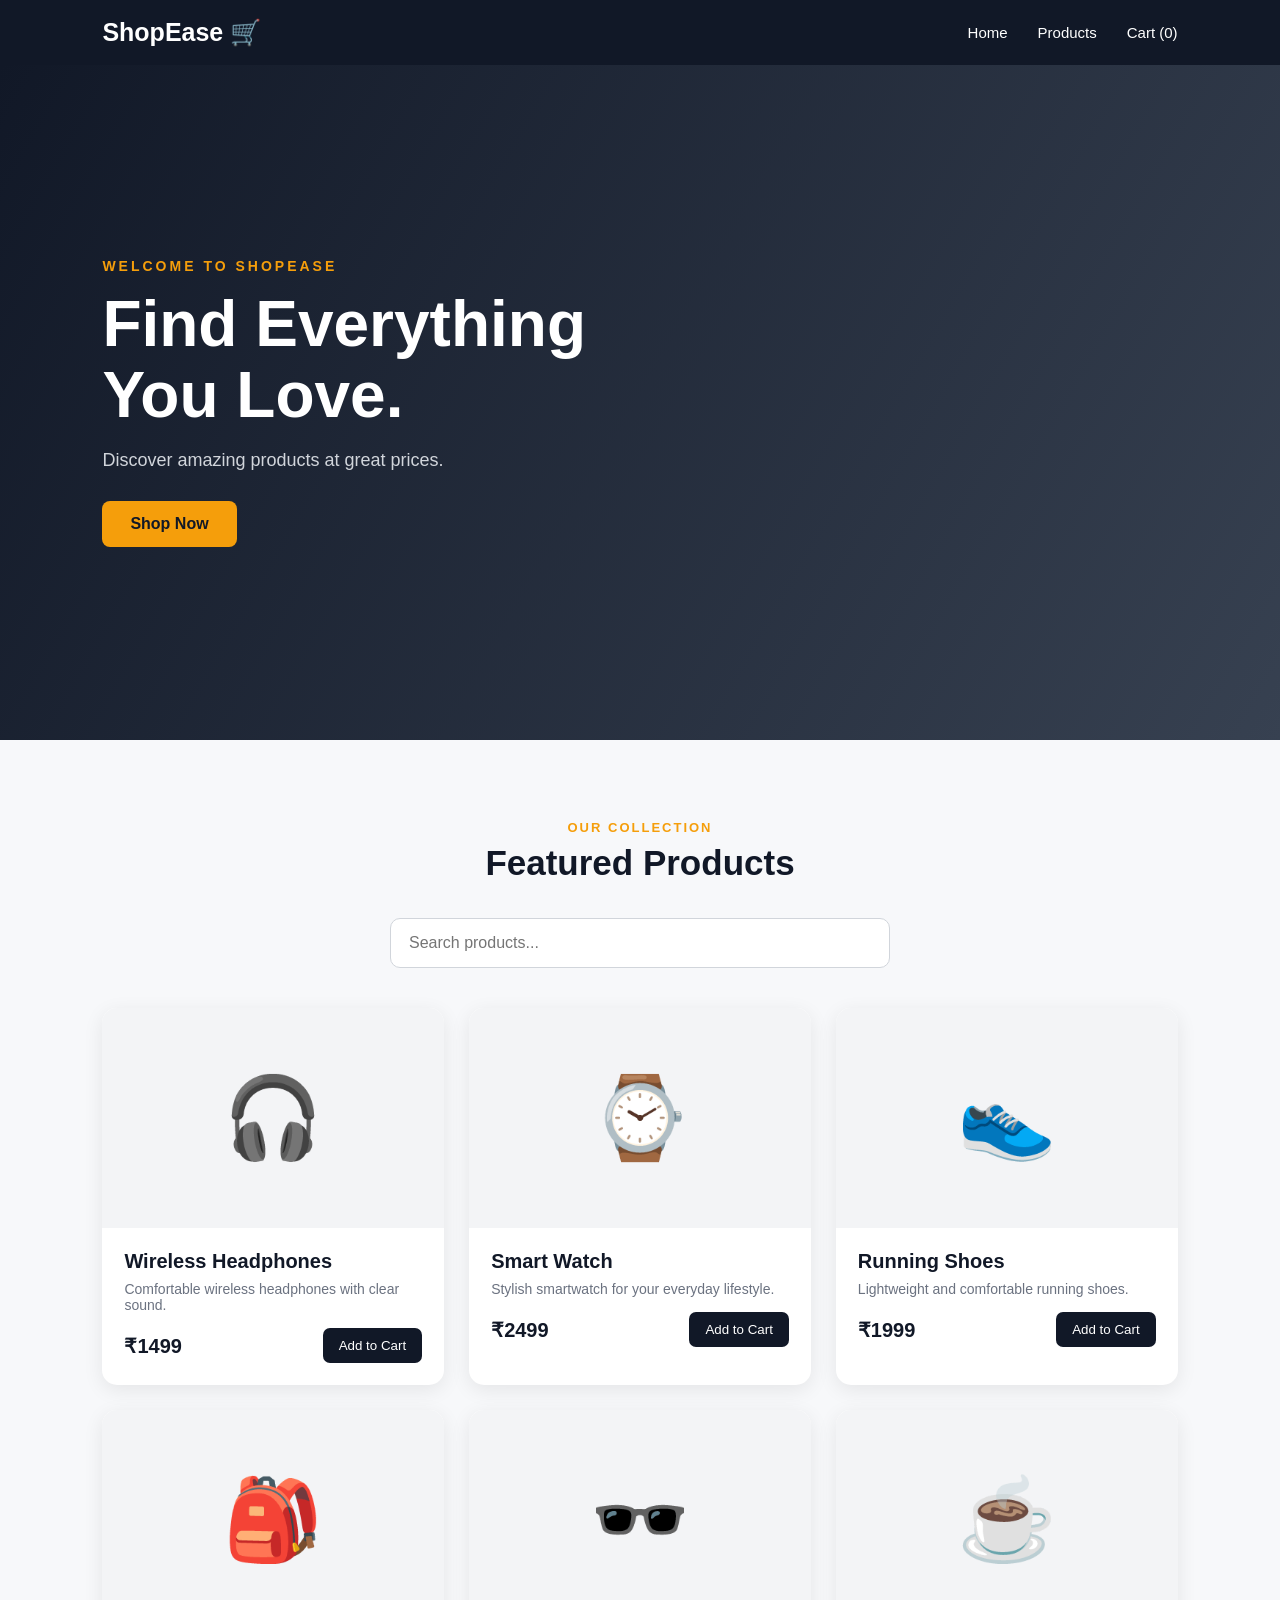
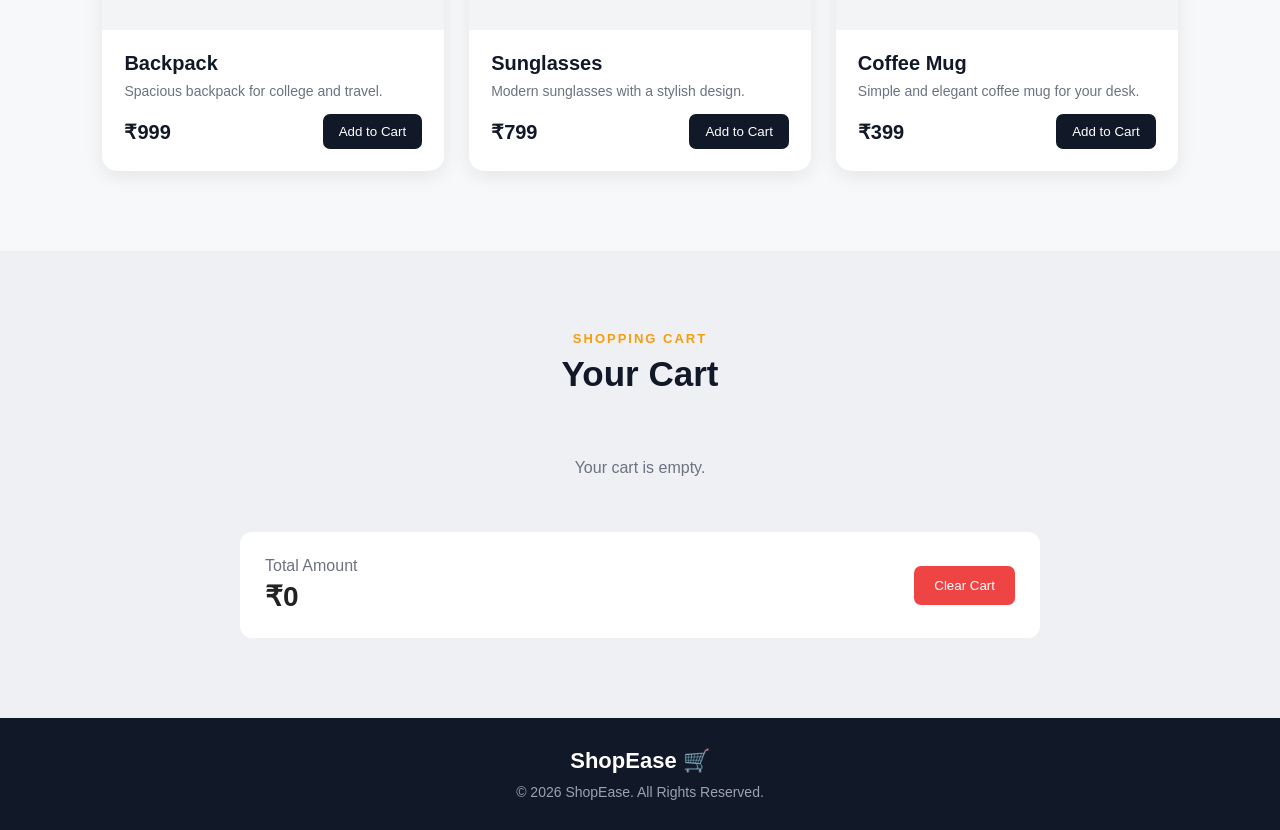
<file: index.html>
<!DOCTYPE html>
<html lang="en">

<head>

    <meta charset="UTF-8">

    <meta name="viewport" content="width=device-width, initial-scale=1.0">

    <title>ShopEase | E-commerce Website</title>

    <link rel="stylesheet" href="style.css">

</head>

<body>

    <!-- HEADER -->

    <header class="header">

        <div class="logo">
            ShopEase 🛒
        </div>

        <nav>
            <a href="#home">Home</a>
            <a href="#products">Products</a>
            <a href="#cart">
                Cart (<span id="cartCount">0</span>)
            </a>
        </nav>

    </header>


    <!-- HOME -->

    <section id="home" class="hero">

        <div class="hero-content">

            <p class="hero-small">
                WELCOME TO SHOPEASE
            </p>

            <h1>
                Find Everything<br>
                You Love.
            </h1>

            <p>
                Discover amazing products at great prices.
            </p>

            <button id="shopNowBtn">
                Shop Now
            </button>

        </div>

    </section>


    <!-- PRODUCTS -->

    <section id="products" class="products-section">

        <div class="section-heading">

            <p>OUR COLLECTION</p>

            <h2>Featured Products</h2>

        </div>


        <!-- SEARCH -->

        <div class="search-container">

            <input
                type="text"
                id="searchInput"
                placeholder="Search products..."
            >

        </div>


        <!-- PRODUCT CARDS -->

        <div id="productContainer" class="product-container"></div>

    </section>


    <!-- CART -->

    <section id="cart" class="cart-section">

        <div class="section-heading">

            <p>SHOPPING CART</p>

            <h2>Your Cart</h2>

        </div>


        <div id="cartContainer" class="cart-container">

            <p class="empty-cart">
                Your cart is empty.
            </p>

        </div>


        <div class="cart-summary">

            <div>

                <p>Total Amount</p>

                <h3>
                    ₹<span id="cartTotal">0</span>
                </h3>

            </div>

            <button id="clearCartBtn">
                Clear Cart
            </button>

        </div>

    </section>


    <!-- FOOTER -->

    <footer>

        <div class="footer-logo">
            ShopEase 🛒
        </div>

        <p>
            © 2026 ShopEase. All Rights Reserved.
        </p>

    </footer>


    <script src="javascript.js"></script>

</body>

</html>
</file>
<file: style.css>
* {
    margin: 0;
    padding: 0;
    box-sizing: border-box;
}


html {
    scroll-behavior: smooth;
}


body {
    font-family: Arial, sans-serif;

    background: #f7f8fa;

    color: #222;
}


/* =========================
   HEADER
========================= */

.header {
    width: 100%;

    background: #111827;

    color: white;

    padding: 18px 8%;

    display: flex;

    justify-content: space-between;

    align-items: center;

    position: sticky;

    top: 0;

    z-index: 1000;
}


.logo {
    font-size: 25px;

    font-weight: bold;
}


nav {
    display: flex;

    gap: 30px;
}


nav a {
    color: white;

    text-decoration: none;

    font-size: 15px;

    transition: 0.3s;
}


nav a:hover {
    color: #f59e0b;
}


/* =========================
   HERO
========================= */

.hero {
    min-height: 75vh;

    display: flex;

    align-items: center;

    padding: 80px 8%;

    background:
        linear-gradient(
            120deg,
            #111827,
            #374151
        );

    color: white;
}


.hero-content {
    max-width: 650px;
}


.hero-small {
    color: #f59e0b;

    font-size: 14px;

    font-weight: bold;

    letter-spacing: 3px;

    margin-bottom: 15px;
}


.hero h1 {
    font-size: 64px;

    line-height: 1.1;

    margin-bottom: 20px;
}


.hero-content > p:not(.hero-small) {
    font-size: 18px;

    color: #d1d5db;

    margin-bottom: 30px;
}


#shopNowBtn {
    padding: 14px 28px;

    border: none;

    border-radius: 8px;

    background: #f59e0b;

    color: #111827;

    font-size: 16px;

    font-weight: bold;

    cursor: pointer;

    transition: 0.3s;
}


#shopNowBtn:hover {
    background: #fbbf24;

    transform: translateY(-2px);
}


/* =========================
   COMMON SECTION
========================= */

.products-section,
.cart-section {
    padding: 80px 8%;
}


.section-heading {
    text-align: center;

    margin-bottom: 35px;
}


.section-heading p {
    color: #f59e0b;

    font-size: 13px;

    font-weight: bold;

    letter-spacing: 2px;

    margin-bottom: 8px;
}


.section-heading h2 {
    font-size: 35px;

    color: #111827;
}


/* =========================
   SEARCH
========================= */

.search-container {
    max-width: 500px;

    margin: 0 auto 40px;
}


#searchInput {
    width: 100%;

    padding: 15px 18px;

    border: 1px solid #d1d5db;

    border-radius: 10px;

    outline: none;

    font-size: 16px;

    background: white;
}


#searchInput:focus {
    border-color: #f59e0b;
}


/* =========================
   PRODUCTS
========================= */

.product-container {
    display: grid;

    grid-template-columns:
        repeat(3, 1fr);

    gap: 25px;

    max-width: 1100px;

    margin: auto;
}


.product-card {
    background: white;

    border-radius: 15px;

    overflow: hidden;

    box-shadow:
        0 5px 20px rgba(0, 0, 0, 0.08);

    transition: 0.3s;
}


.product-card:hover {
    transform: translateY(-6px);

    box-shadow:
        0 10px 30px rgba(0, 0, 0, 0.12);
}


.product-image {
    height: 220px;

    background: #f3f4f6;

    display: flex;

    justify-content: center;

    align-items: center;

    font-size: 80px;
}


.product-info {
    padding: 22px;
}


.product-info h3 {
    font-size: 20px;

    margin-bottom: 8px;

    color: #111827;
}


.product-info p {
    color: #6b7280;

    font-size: 14px;

    margin-bottom: 15px;
}


.product-bottom {
    display: flex;

    justify-content: space-between;

    align-items: center;
}


.product-price {
    font-size: 20px;

    font-weight: bold;

    color: #111827;
}


.add-btn {
    padding: 10px 16px;

    border: none;

    border-radius: 7px;

    background: #111827;

    color: white;

    cursor: pointer;

    transition: 0.3s;
}


.add-btn:hover {
    background: #f59e0b;

    color: #111827;
}


/* =========================
   CART
========================= */

.cart-section {
    background: #eef0f3;
}


.cart-container {
    max-width: 800px;

    margin: auto;
}


.cart-item {
    background: white;

    padding: 18px;

    margin-bottom: 15px;

    border-radius: 10px;

    display: flex;

    justify-content: space-between;

    align-items: center;

    box-shadow:
        0 3px 10px rgba(0, 0, 0, 0.05);
}


.cart-item h3 {
    margin-bottom: 5px;
}


.cart-item p {
    color: #6b7280;
}


.cart-actions {
    display: flex;

    align-items: center;

    gap: 8px;
}


.quantity-btn {
    width: 30px;

    height: 30px;

    border: none;

    border-radius: 5px;

    background: #e5e7eb;

    cursor: pointer;

    font-size: 18px;
}


.quantity {
    min-width: 25px;

    text-align: center;

    font-weight: bold;
}


.remove-btn {
    margin-left: 10px;

    padding: 8px 12px;

    border: none;

    border-radius: 6px;

    background: #ef4444;

    color: white;

    cursor: pointer;
}


.empty-cart {
    text-align: center;

    color: #6b7280;

    padding: 30px;
}


/* =========================
   CART SUMMARY
========================= */

.cart-summary {
    max-width: 800px;

    margin: 25px auto 0;

    background: white;

    padding: 25px;

    border-radius: 12px;

    display: flex;

    justify-content: space-between;

    align-items: center;
}


.cart-summary p {
    color: #6b7280;

    margin-bottom: 5px;
}


.cart-summary h3 {
    font-size: 28px;
}


#clearCartBtn {
    padding: 12px 20px;

    border: none;

    border-radius: 7px;

    background: #ef4444;

    color: white;

    cursor: pointer;
}


#clearCartBtn:hover {
    background: #dc2626;
}


/* =========================
   FOOTER
========================= */

footer {
    background: #111827;

    color: white;

    text-align: center;

    padding: 30px;
}


.footer-logo {
    font-size: 22px;

    font-weight: bold;

    margin-bottom: 10px;
}


footer p {
    color: #9ca3af;

    font-size: 14px;
}


/* =========================
   RESPONSIVE
========================= */

@media (max-width: 900px) {

    .product-container {
        grid-template-columns:
            repeat(2, 1fr);
    }


    .hero h1 {
        font-size: 50px;
    }

}


@media (max-width: 600px) {

    .header {
        flex-direction: column;

        gap: 15px;

        padding: 18px 5%;
    }


    nav {
        gap: 15px;
    }


    .hero {
        padding: 60px 5%;
    }


    .hero h1 {
        font-size: 40px;
    }


    .products-section,
    .cart-section {
        padding: 60px 5%;
    }


    .product-container {
        grid-template-columns: 1fr;
    }


    .cart-item {
        flex-direction: column;

        align-items: flex-start;

        gap: 15px;
    }


    .cart-summary {
        flex-direction: column;

        align-items: flex-start;

        gap: 20px;
    }

}
</file>
